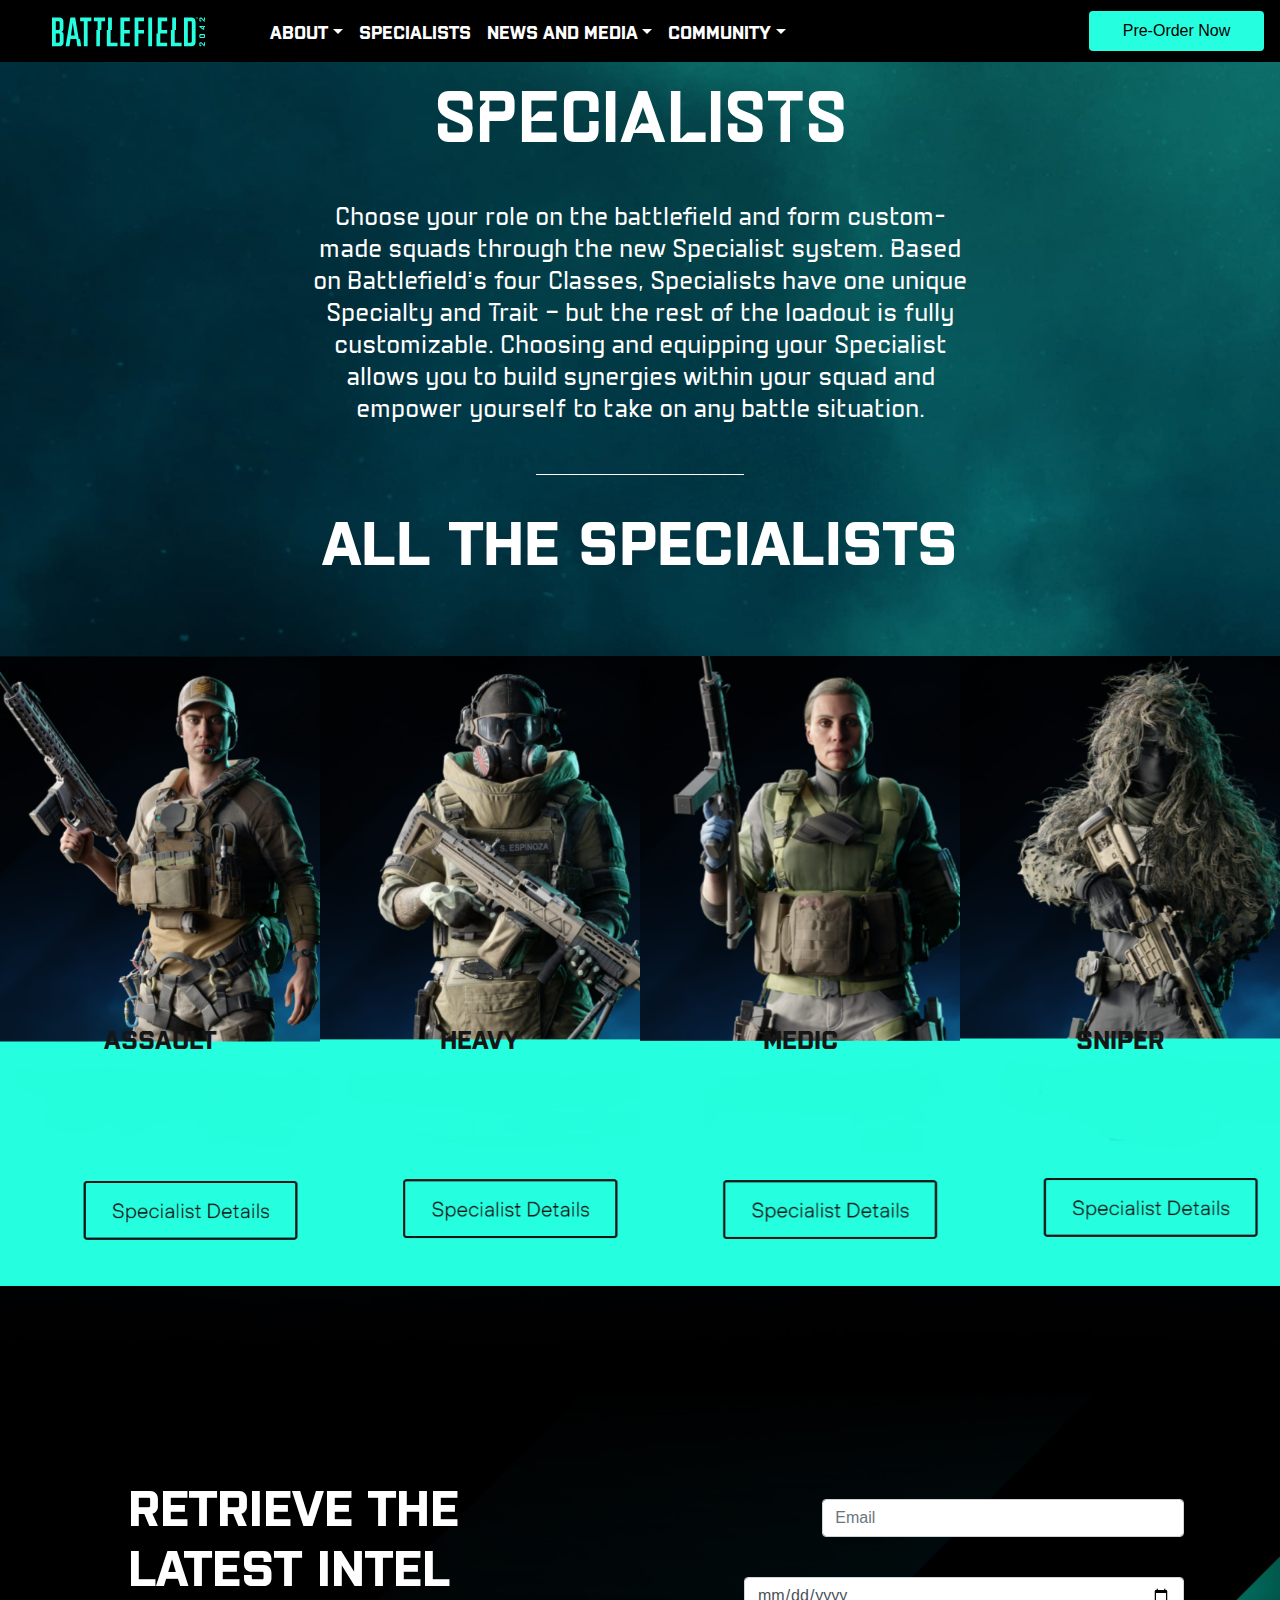
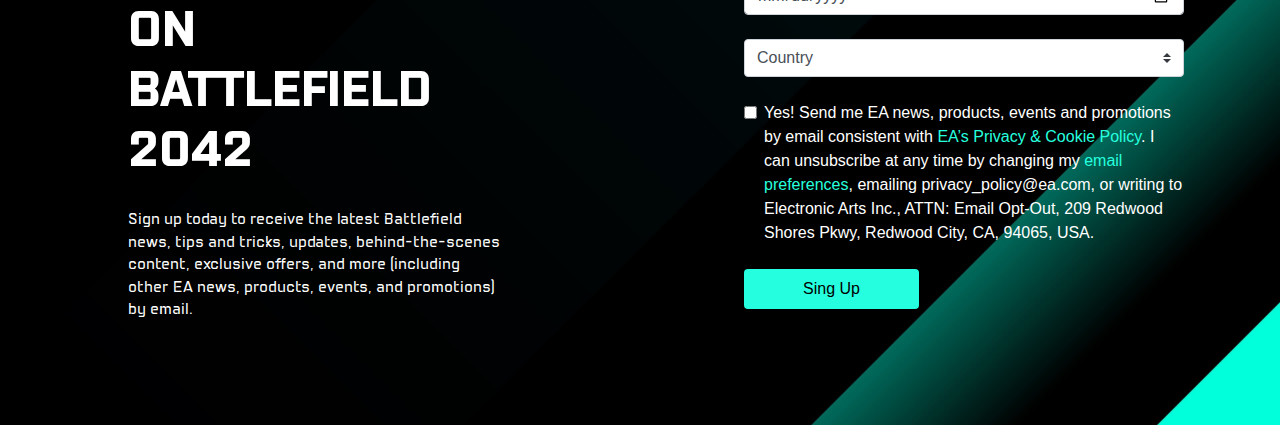
<file: HTML/clases.html>
<!DOCTYPE html> <!-- VERSION SEMI FINAL 11/11/2021 -->
<html lang="en">
<head>
    <meta charset="UTF-8">
    <meta http-equiv="X-UA-Compatible" content="IE=edge">
    <meta name="viewport" content="width=device-width, initial-scale=1.0">
    <link href="/IMG/favibattle.ico" rel="icon" type="image/x-icon" />
    <title>Battlefield 2042 – The next generation of First-Person Shooters – Electronic Arts</title>
    <meta name="title" content="Battlefield 2042 – The next generation of First-Person Shooters – Electronic Arts">
    <meta name="description"
    content="Battlefield 2042, the next generation of warfare is live now with a cutting-edge arsenal and a never-before-seen theatre of war.">
    <meta name="keywords" content="Videogames, Battlefield, EA Games, Battlefield 2042, Multiplayer Games, PC/Consoles, New Releases">
    <meta name="language" content="English">
    <meta name="distribution" content="global">
<!--     <link rel="stylesheet" href="https://cdnjs.cloudflare.com/ajax/libs/animate.css/4.1.1/animate.min.css"/> -->
    <link rel="stylesheet" href="https://maxcdn.bootstrapcdn.com/bootstrap/4.5.2/css/bootstrap.min.css">
    <script src="https://ajax.googleapis.com/ajax/libs/jquery/3.5.1/jquery.min.js"></script>
    <script src="https://cdnjs.cloudflare.com/ajax/libs/popper.js/1.16.0/umd/popper.min.js"></script>
    <script src="https://maxcdn.bootstrapcdn.com/bootstrap/4.5.2/js/bootstrap.min.js"></script>
    <link href="../CSS/estilobattle.css" rel="stylesheet">

</head>

<body>
    <header class="header">
        <nav class="navbar navbar-expand-md bg-dark navbar-dark">
            <a class="navbar-brand" href="../index.html">
                <img src="../IMG/LogoBattlefield2042.svg" alt="LogoDelNav" width="155" height="35"></a>
            <button class="navbar-toggler" type="button" data-toggle="collapse" data-target="#collapsibleNavbar">
                <span class="navbar-toggler-icon"></span>
            </button>
            <div class="collapse navbar-collapse" id="collapsibleNavbar">
                <ul class="navbar-nav">
                    <li class="nav-item dropdown">
                        <a class="nav-link dropdown-toggle" href="#" id="navbardrop" data-toggle="dropdown">about</a>
                        <div class="dropdown-menu">
                            <!-- <a class="dropdown-item" href="/HTML/clases.html" name="Specialist">Specialists</a> -->
                            <a class="dropdown-item" href="../index.html#gameExp" name="Gameplay">Games Experiences</a>
                            <a class="dropdown-item" href="../index.html#faq" name="FAQ">FAQ</a>
                            <!-- <a class="dropdown-item" href="#footer">Sign Up</a> -->
                        </div>
                    </li>
                    <li class="nav-item">
                        <a class="nav-link" href="/HTML/clases.html" name="Specialist">Specialists</a>
                    </li>
                    <li class="nav-item dropdown">
                        <a class="nav-link dropdown-toggle" href="#" id="navbardrop" data-toggle="dropdown">news and
                            media</a>
                        <div class="dropdown-menu">
                            <a class="dropdown-item"
                                href="https://www.ea.com/games/battlefield/battlefield-2042/news" name="News">latest news</a>
                            <a class="dropdown-item"
                                href="https://www.ea.com/games/battlefield/battlefield-2042/media" name="News">latest media</a>
                            <a class="dropdown-item" href="https://www.youtube.com/watch?v=-AXetJvTfU0"
                                target="_blank" name="News">Tricks and Hacks</a>
                        </div>
                    <li class="nav-item dropdown">
                        <a class="nav-link dropdown-toggle" href="#" id="navbardrop"
                            data-toggle="dropdown">Community</a>
                        <div class="dropdown-menu">
                            <a class="dropdown-item"
                                href="https://answers.ea.com/t5/Battlefield-2042/ct-p/battlefield-2042-en"
                                target="_blank" name="Community">forums</a>
                            <a class="dropdown-item" href="https://discord.com/invite/battlefield"
                                target="_blank" name="Community">discord</a>
                            <a class="dropdown-item"
                                href="https://www.ea.com/games/battlefield/battlefield-2042/battlefield-community-charter"
                                target="_blank" name="Community">chats</a>
                        </div>
                    </li>
                    </li>
                </ul>
            </div>
            <div>
                <a href="https://store.steampowered.com/agecheck/app/1517290/" target="_blank"><button type="button"
                        class="btn boton1" name="Buy">Pre-Order Now</button></a>
            </div>
        </nav>
    </header>
    <main>
        <section class="introClass">
            <h1>SPECIALISTS</h1>
            <p>Choose your role on the battlefield and form custom-made squads through the new Specialist system. Based
                on Battlefield's four Classes, Specialists have one unique Specialty and Trait – but the rest of the
                loadout is fully customizable. Choosing and equipping your Specialist allows you to build synergies
                within your squad and empower yourself to take on any battle situation.</p>
            <div class="linea"></div>
            <h2 class="tiposDeClase">ALL THE SPECIALISTS</h2>
            <div class="galeria">
                <a href="/HTML/asalto.html" style="text-decoration:none"><div class="clases" id="assault">Assault</div></a>
                <a href="/HTML/soporte.html" style="text-decoration:none"><div class="clases" id="heavy">Heavy</div></a>
                <a href="/HTML/medico.html" style="text-decoration:none"><div class="clases" id="medic">Medic</div></a>
                <a href="/HTML/francotirador.html" style="text-decoration:none"><div class="clases" id="sniper">Sniper</div></a>
            </div>
        </section>
    </main>
    <footer>
        <div class="footer" id="footer">
        <div class="divFooter1">
            <h2>RETRIEVE THE LATEST INTEL ON BATTLEFIELD 2042</h2>
            <br>
            <p>Sign up today to receive the latest Battlefield news, tips and tricks, updates, behind-the-scenes
                content,
                exclusive offers, and more (including other EA news, products, events, and promotions) by email.</p>
        </div>
        <div class="divFooter2"><br>
            <form>
                <div class="form-group row">
                    <label for="inputEmail3" class="col-sm-2 col-form-label"></label>
                    <div class="col-sm-10">
                        <input type="email" class="form-control" id="inputEmail3" placeholder="Email">
                    </div>
                </div>
                <br>
                <div id="date-picker-example" class="md-form md-outline input-with-post-icon datepicker">
                    <input placeholder="Select date" type="date" id="birthday" class="form-control">
                    <label for="example"></label>
                    <i class="fas fa-calendar input-prefix" tabindex="0"></i>
                </div>
                <select class="custom-select">
                    <option selected>Country</option>
                    <option value="Argentina">Argentina</option>
                    <option value="Canada">Canada</option>
                    <option value="United States">United States</option>
                    <option value="Brazil">Brazil</option>
                    <option value="Venezuela">Venezuela</option>
                </select><br><br>
                <div class="form-check">
                    <input class="form-check-input" type="checkbox" value="" id="defaultCheck1">
                    <label class="form-check-label" for="defaultCheck1">
                        Yes! Send me EA news, products, events and promotions by email consistent with <a class="links"
                            href="https://tos.ea.com/legalapp/WEBPRIVACY/US/en/PC/">EA’s Privacy &
                            Cookie Policy</a>. I can unsubscribe at any time by changing my <a class="links"
                            href="https://signin.ea.com/p/juno/login?execution=e1301884174s1&initref=https%3A%2F%2Faccounts.ea.com%3A443%2Fconnect%2Fauth%3Finitref_replay%3Dfalse%26display%3DjunoWeb%252Flogin%26response_type%3Dcode%26redirect_uri%3Dhttps%253A%252F%252Fwww.ea.com%252Flogin_check%26locale%3Den_US%26client_id%3DEADOTCOM-WEB-SERVER">
                            email preferences</a>, emailing privacy_policy@ea.com, or writing to Electronic Arts Inc.,
                        ATTN: Email Opt-Out, 209 Redwood Shores Pkwy, Redwood City, CA, 94065, USA.
                    </label>
                </div>
                <br>
                <div>
                    <a href=""><button type="button" class="btn boton2">Sing Up</button></a>
                </div>
                </form>
        </div>
        </div>
    </footer>
<!-- <script src="../JS/bootstrap.min.js"></script>
    <script src="../JS/bootstrap.bundle.js"></script>
    <script src="../JS/bootstrap.js"></script> -->
</body>

</html>
</file>
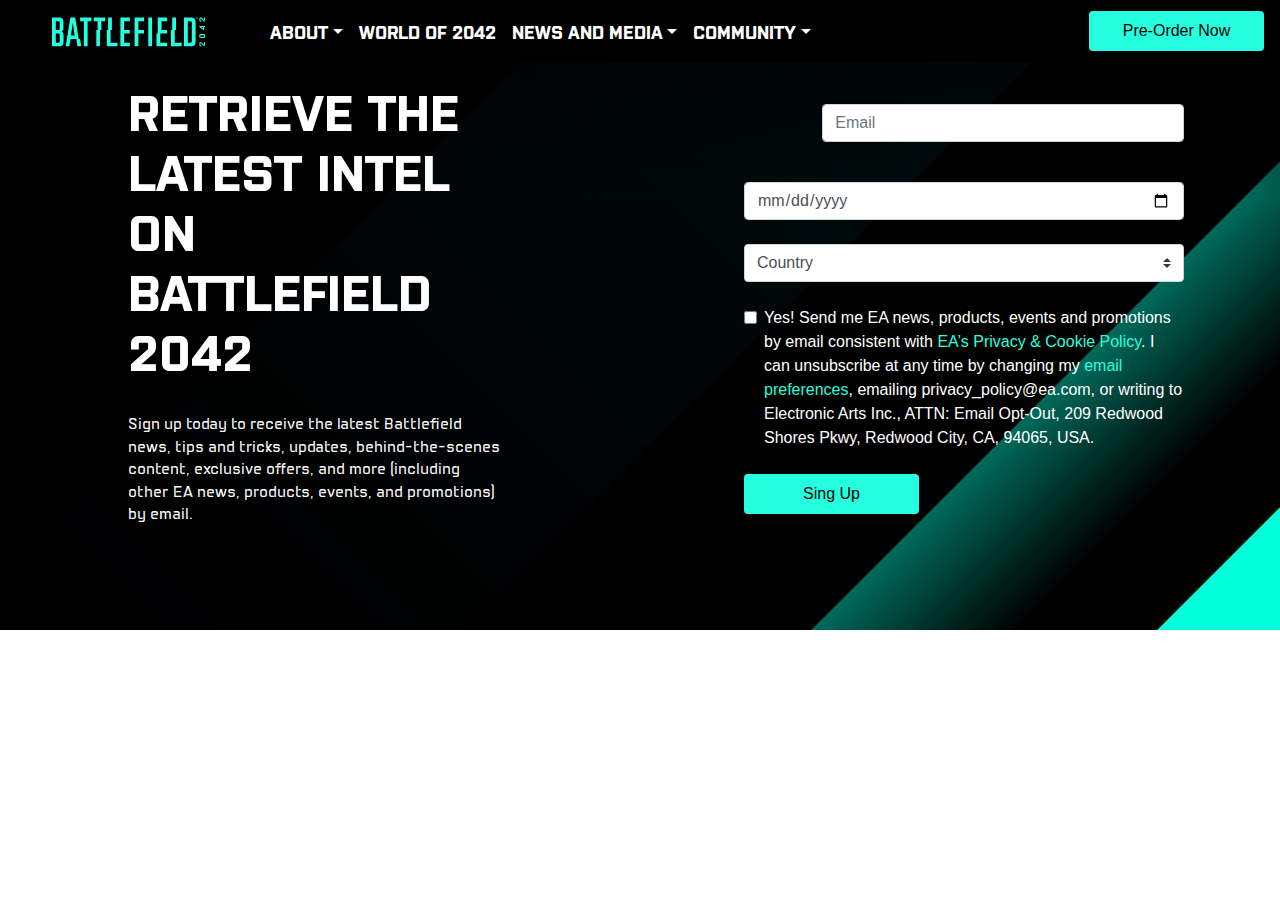
<file: HTML/world2042.html>
<!DOCTYPE html>
<html lang="en">

<head>
    <meta charset="UTF-8">
    <meta http-equiv="X-UA-Compatible" content="IE=edge">
    <meta name="viewport" content="width=device-width, initial-scale=1.0">
    <link href="/IMG/favibattle.ico" rel="icon" type="image/x-icon" />
    <title>Battlefield 2042 – The next generation of First-Person Shooters – Electronic Arts</title>
    <meta name="title" content="Battlefield 2042 – The next generation of First-Person Shooters – Electronic Arts">
    <meta name="description"
    content="Battlefield 2042, the next generation of warfare is live now with a cutting-edge arsenal and a never-before-seen theatre of war.">
    <meta name="keywords" content="Videogames, Battlefield, EA Games, Battlefield 2042, Multiplayer Games, PC/Consoles, New Releases">
    <meta name="language" content="English">
    <meta name="distribution" content="global">
    <link rel="stylesheet" href="https://maxcdn.bootstrapcdn.com/bootstrap/4.5.2/css/bootstrap.min.css">
    <script src="https://ajax.googleapis.com/ajax/libs/jquery/3.5.1/jquery.min.js"></script>
    <script src="https://cdnjs.cloudflare.com/ajax/libs/popper.js/1.16.0/umd/popper.min.js"></script>
    <script src="https://maxcdn.bootstrapcdn.com/bootstrap/4.5.2/js/bootstrap.min.js"></script>
    <link href="../CSS/estilobattle.css" rel="stylesheet">
</head>

<body>
    <header class="header">
        <nav class="navbar navbar-expand-md bg-dark navbar-dark">
            <a class="navbar-brand" href="../index.html">
                <img src="../IMG/LogoBattlefield2042.svg" alt="LogoDelNav" width="155" height="35"></a>
            <button class="navbar-toggler" type="button" data-toggle="collapse" data-target="#collapsibleNavbar">
                <span class="navbar-toggler-icon"></span>
            </button>
            <div class="collapse navbar-collapse" id="collapsibleNavbar">
                <ul class="navbar-nav">
                    <li class="nav-item dropdown">
                        <a class="nav-link dropdown-toggle" href="#" id="navbardrop" data-toggle="dropdown">about</a>
                        <div class="dropdown-menu">
                            <a class="dropdown-item" href="/HTML/clases.html" name="Specialist">Specialists</a>
                            <a class="dropdown-item" href="../index.html#gameExp" name="Gameplay">Games Experiences</a>
                            <a class="dropdown-item" href="../index.html#faq" name="FAQ">FAQ</a>
                            <!-- <a class="dropdown-item" href="#footer">Sign Up</a> -->
                        </div>
                    </li>
                    <li class="nav-item">
                        <a class="nav-link" href="/HTML/world2042.html">WORLD OF 2042</a>
                    </li>
                    <li class="nav-item dropdown">
                        <a class="nav-link dropdown-toggle" href="#" id="navbardrop" data-toggle="dropdown">news and
                            media</a>
                        <div class="dropdown-menu">
                            <a class="dropdown-item"
                                href="https://www.ea.com/games/battlefield/battlefield-2042/news" name="News">latest news</a>
                            <a class="dropdown-item"
                                href="https://www.ea.com/games/battlefield/battlefield-2042/media" name="News">latest media</a>
                            <a class="dropdown-item" href="https://www.youtube.com/watch?v=-AXetJvTfU0"
                                target="_blank" name="News">Tricks and Hacks</a>
                        </div>
                    <li class="nav-item dropdown">
                        <a class="nav-link dropdown-toggle" href="#" id="navbardrop"
                            data-toggle="dropdown">Community</a>
                        <div class="dropdown-menu">
                            <a class="dropdown-item"
                                href="https://answers.ea.com/t5/Battlefield-2042/ct-p/battlefield-2042-en"
                                target="_blank" name="Community">forums</a>
                            <a class="dropdown-item" href="https://discord.com/invite/battlefield"
                                target="_blank" name="Community">discord</a>
                            <a class="dropdown-item"
                                href="https://www.ea.com/games/battlefield/battlefield-2042/battlefield-community-charter"
                                target="_blank" name="Community">chats</a>
                        </div>
                    </li>
                    </li>
                </ul>
            </div>
            <div>
                <a href="https://store.steampowered.com/agecheck/app/1517290/" target="_blank"><button type="button"
                        class="btn boton1" name="Buy">Pre-Order Now</button></a>
            </div>
        </nav>
    </header>
    <footer>
        <div class="footer" id="footer">
        <div class="divFooter1">
            <h2>RETRIEVE THE LATEST INTEL ON BATTLEFIELD 2042</h2>
            <br>
            <p>Sign up today to receive the latest Battlefield news, tips and tricks, updates, behind-the-scenes
                content,
                exclusive offers, and more (including other EA news, products, events, and promotions) by email.</p>
        </div>
        <div class="divFooter2"><br>
            <form>
                <div class="form-group row">
                    <label for="inputEmail3" class="col-sm-2 col-form-label"></label>
                    <div class="col-sm-10">
                        <input type="email" class="form-control" id="inputEmail3" placeholder="Email">
                    </div>
                </div>
                <br>
                <div id="date-picker-example" class="md-form md-outline input-with-post-icon datepicker">
                    <input placeholder="Select date" type="date" id="birthday" class="form-control">
                    <label for="example"></label>
                    <i class="fas fa-calendar input-prefix" tabindex="0"></i>
                </div>
                <select class="custom-select">
                    <option selected>Country</option>
                    <option value="Argentina">Argentina</option>
                    <option value="Canada">Canada</option>
                    <option value="United States">United States</option>
                    <option value="Brazil">Brazil</option>
                    <option value="Venezuela">Venezuela</option>
                </select><br><br>
                <div class="form-check">
                    <input class="form-check-input" type="checkbox" value="" id="defaultCheck1">
                    <label class="form-check-label" for="defaultCheck1">
                        Yes! Send me EA news, products, events and promotions by email consistent with <a class="links"
                            href="https://tos.ea.com/legalapp/WEBPRIVACY/US/en/PC/">EA’s Privacy &
                            Cookie Policy</a>. I can unsubscribe at any time by changing my <a class="links"
                            href="https://signin.ea.com/p/juno/login?execution=e1301884174s1&initref=https%3A%2F%2Faccounts.ea.com%3A443%2Fconnect%2Fauth%3Finitref_replay%3Dfalse%26display%3DjunoWeb%252Flogin%26response_type%3Dcode%26redirect_uri%3Dhttps%253A%252F%252Fwww.ea.com%252Flogin_check%26locale%3Den_US%26client_id%3DEADOTCOM-WEB-SERVER">
                            email preferences</a>, emailing privacy_policy@ea.com, or writing to Electronic Arts Inc.,
                        ATTN: Email Opt-Out, 209 Redwood Shores Pkwy, Redwood City, CA, 94065, USA.
                    </label>
                </div>
                <br>
                <div>
                    <a href=""><button type="button" class="btn boton2">Sing Up</button></a>
                </div>
                </form>
        </div>
        </div>
    </footer>
    <!--     <script src="../JS/bootstrap.min.js" ></script>
    <script src="../JS/bootstrap.bundle.js"></script>
    <script src="../JS/bootstrap.js"></script> -->
</body>

</html>
</file>
<file: CSS/estilobattle.css>
* {
  padding: 0;
  margin: 0;
  box-sizing: border-box;
}

/* COLOCAR LOS INCLUDE Y EXTENDS EN LOS DIVS */
/* VALOR DE UNIDAD PX A REM, 16 */
/* TIPOGRAFIA */
@font-face {
  font-family: "bold1";
  src: url("../FONTS/BF_Modernista-Bold.ttf");
}
@font-face {
  font-family: "regular1";
  src: url("../FONTS/BF_Modernista-Regular.ttf");
}
@font-face {
  font-family: "light1";
  src: url("../FONTS/BF_Modernista-Light.ttf");
}
@font-face {
  font-family: "purista";
  src: url("../FONTS/Purista Bold.otf");
}
/* TIPOGRAFIA */
.header {
  position: fixed !important;
  width: 100%;
  z-index: 3;
}

.navbar {
  background-color: black !important;
}

.navbar-nav {
  padding-left: 40px;
}

nav a {
  display: flex;
  justify-content: start;
  font-size: 18px;
  text-align: start;
  line-height: 27px;
  letter-spacing: normal;
  text-decoration: none;
  text-transform: uppercase;
  color: white !important;
  width: max-content;
  font-family: "purista";
  padding-left: 35px;
}
nav a:hover {
  background-color: black !important;
  color: #26ffdf !important;
  transition: 0.5s;
}

.dropdown-menu {
  background-color: black;
}
.dropdown-menu a {
  font-family: "regular1";
  font-size: 16px;
}

.slider__imagenes {
  width: 100%;
  height: 100vh;
}

.textoIntro {
  margin-bottom: 5rem;
  z-index: 2;
}

.textoIntro__titulo {
  font-family: "bold1";
  color: #26ffdf;
  text-align: center;
  font-size: 115px;
  margin-bottom: 5rem;
  justify-items: center;
  text-transform: uppercase;
  text-shadow: 5px 5px 2px #093b34;
}

.textoIntro__imagen {
  max-width: 100%;
}

.textoIntro__parrafo {
  display: block;
  margin-block-start: 38px;
  margin-block-end: 38px;
  font-size: 30px;
  justify-content: center;
  line-height: 2rem;
  letter-spacing: normal;
  font-family: "light1";
  text-align: center;
}

.botonB {
  width: 160px;
  height: 55px;
  font-size: 19px;
  font-family: Arial, Helvetica, sans-serif;
  letter-spacing: normal;
  background-color: #26ffdf;
  text-decoration: none;
}

.botonT {
  width: 205px;
  height: 55px;
  font-size: 19px;
  font-family: Arial, Helvetica, sans-serif;
  letter-spacing: normal;
  text-decoration: none;
}

.modos__titulo {
  text-align: center;
  text-transform: uppercase;
  color: #fff;
  font-size: 3.75rem;
  font-family: "purista";
  line-height: 1.7rem;
  padding-bottom: 5rem;
}

.modos {
  display: flex;
  flex-direction: column;
  justify-content: center;
  align-content: space-evenly;
  height: 115vh;
  width: 100%;
  background-image: url(../IMG/fondomodos.jpg);
  background-repeat: no-repeat;
  background-size: cover;
  padding-bottom: 100px;
}

.modos__modosDeJuego {
  width: 100%, auto;
  display: flex;
  margin-right: 53px;
  justify-content: space-around;
  color: white;
}

.modos__modalidades {
  width: 25rem;
  height: 31.25rem;
}
.modos__modalidades img {
  height: 16rem;
  width: 28rem;
}

/* .ModoDerecha{
    width: 25rem;
    height: 31.25rem;

    img {
    height: 16rem;
    width: 28rem;
    }
} */
.modos__subtitulos {
  color: white;
  padding: 0.5rem;
  text-align: center;
  font-size: 1.8rem;
  text-transform: uppercase;
  font-family: "purista";
  padding-left: 3.75rem;
}

.modos__parrafo {
  color: white;
  display: block;
  padding-top: 0.9rem;
  padding-left: 3.4rem;
  text-align: center;
  font-size: 1.25rem;
  font-family: "light1";
}

.hazard {
  display: flex;
  flex-direction: column;
  justify-content: center;
  height: 270vh;
  max-height: 100%;
  width: 100%;
  background-image: url(../IMG/fondohazard1.jpg);
  background-repeat: no-repeat;
  background-size: cover;
  justify-content: center;
}

.hazard__logo {
  width: 100%;
  height: 300px;
  margin-top: 500px;
}

.hazard__parrafo {
  color: white;
  text-align: center;
  font-size: 1.5rem;
  line-height: 2rem;
  letter-spacing: normal;
  font-family: "light1";
  padding-top: 4.5rem;
  padding-left: 16rem;
  padding-right: 16rem;
}

.hazard__video {
  width: 100%;
  height: 100vh;
  padding-top: 4.7rem;
  padding-left: 13rem;
  padding-right: 13rem;
  padding-bottom: 6rem;
}

.hazard__subtitulo {
  text-align: center;
  text-transform: uppercase;
  color: #fff;
  font-size: 3.75rem;
  font-family: "purista";
  line-height: 1.7rem;
}

.w2042 {
  width: 100%;
  height: 28rem;
  background-image: url(../IMG/w2042\ fondo.jpg);
  background-repeat: no-repeat;
  background-size: cover;
}

.world2042 {
  align-items: center;
  display: flex;
  flex-direction: column;
  height: 100%;
  justify-content: center;
  text-align: center;
  color: white;
}
.world2042 h2 {
  font-family: "purista";
  font-size: 55px;
}
.world2042 p {
  font-family: "light1";
  font-size: 25px;
}

.botonW {
  width: 175px;
  height: 55px;
  font-size: 18px;
}

.faq {
  width: 100%;
  height: 26rem;
  background-image: url(../IMG/faq\ fondo.jpg);
  background-repeat: no-repeat;
  background-size: cover;
}

.faq2042 {
  align-items: center;
  display: flex;
  flex-direction: column;
  height: 100%;
  justify-content: center;
  text-align: center;
  color: white;
}
.faq2042 h2 {
  font-family: "purista";
  font-size: 55px;
}
.faq2042 p {
  font-family: "light1";
  font-size: 25px;
}

.botonF {
  width: 150px;
  height: 55px;
  font-size: 18px;
}

.boton1 {
  width: 175px;
  height: 40px;
  font-family: Arial, Helvetica, sans-serif;
  font-size: 16px;
  color: black;
  letter-spacing: normal;
  background-color: #26ffdf;
  text-decoration: none;
}

.boton2 {
  width: 175px;
  height: 40px;
  font-family: Arial, Helvetica, sans-serif;
  font-size: 16px;
  color: black;
  letter-spacing: normal;
  background-color: #26ffdf;
  text-decoration: none;
}

.footer {
  width: 100%;
  height: 70vh;
  background-image: url(../IMG/fondo\ footer.jpg);
  background-position: center;
  background-size: cover;
  background-repeat: no-repeat;
  color: white;
  display: grid;
  grid-template-columns: repeat(2, 1fr);
  column-gap: 1rem;
}

.divFooter1 {
  margin: 5rem 8rem;
}
.divFooter1 h2 {
  font-family: "purista";
  font-size: 50px;
  text-align: left;
}
.divFooter1 p {
  font-family: "light1";
  font-size: 15px;
  text-align: left;
}

.divFooter2 {
  margin: 5rem 6rem;
  text-align: left;
}

.links {
  text-decoration: none !important;
  color: #26ffdf;
}
.links:hover {
  color: #26ffdf;
}

/* INICIO SECCION CLASES / SPECIALIST */
.introClass {
  background-image: url(../IMG/fondoclases.jpg);
  height: 155vh;
  max-height: 100rem;
  max-width: 188rem;
  width: 100%;
  background-repeat: no-repeat;
  background-size: cover;
}
.introClass h1 {
  font-family: "bold1";
  color: #fff;
  text-align: center;
  font-size: 4.5rem;
  line-height: 4.8rem;
  letter-spacing: normal;
  padding-top: 4.7rem;
  padding-bottom: 2.5rem;
  text-transform: uppercase;
}
.introClass p {
  font-size: 1.5rem;
  padding-left: 19rem;
  padding-right: 19rem;
  line-height: 2rem;
  letter-spacing: normal;
  font-family: "light1";
  text-align: center;
  color: white;
}

.linea {
  border-top: 1px solid white;
  height: 2px;
  max-width: 13rem;
  margin: 3.1rem auto;
}

.tiposDeClase {
  text-align: center;
  text-transform: uppercase;
  color: #fff;
  font-size: 3.8rem;
  font-family: "purista";
  line-height: 1.7rem;
  letter-spacing: 0px;
}

.galeria {
  display: grid;
  height: auto;
  width: 100%;
  padding-top: 6rem;
  grid-template-columns: 20rem 20rem 20rem 20rem;
  grid-template-rows: 25rem;
  justify-content: space-around;
  grid-template-areas: "assault heavy medic sniper";
}

.clases {
  color: #161616;
  text-align: center;
  text-transform: uppercase;
  font-size: 1.6rem;
  font-family: "purista";
  line-height: 1.7rem;
  padding-top: 23rem;
  -webkit-transition: all 0.2s ease;
  -moz-transition: all 0.2s ease;
  -ms-transition: all 0.2s ease;
  transition: all 0.2s ease;
}

#assault {
  grid-area: "assault";
  background-image: url(../IMG/asalto.png);
  background-size: cover;
  height: 70vh;
  max-height: 53rem;
  max-width: 32rem;
}

#assault:hover {
  -webkit-transform: scale(1.1);
  -moz-transform: scale(1.1);
  -o-transform: scale(1.1);
  transform: scale(1.1);
}

#heavy {
  grid-area: "heavy";
  background-image: url(../IMG/heavy.PNG);
  background-size: cover;
  height: 70vh;
  max-height: 53rem;
  max-width: 32rem;
}

#heavy:hover {
  -webkit-transform: scale(1.1);
  -moz-transform: scale(1.1);
  -o-transform: scale(1.1);
  transform: scale(1.1);
}

#medic {
  grid-area: "medic";
  background-image: url(../IMG/medic.png);
  background-size: cover;
  height: 70vh;
  max-height: 52rem;
  max-width: 32rem;
}

#medic:hover {
  -webkit-transform: scale(1.1);
  -moz-transform: scale(1.1);
  -o-transform: scale(1.1);
  transform: scale(1.1);
}

#sniper {
  grid-area: "sniper";
  background-image: url(../IMG/sniper.png);
  background-size: cover;
  height: 70vh;
  max-height: 52rem;
  max-width: 32rem;
}

#sniper:hover {
  -webkit-transform: scale(1.1);
  -moz-transform: scale(1.1);
  -o-transform: scale(1.1);
  transform: scale(1.1);
}

/* INICIO SECCION ASALTO */
.claseAsalto {
  background-image: url(/IMG/fondo\ asalto.jpg);
  height: 140vh;
  max-height: 100rem;
  max-width: 188rem;
  width: 100%;
  background-repeat: no-repeat;
  background-size: cover;
}

.specsTitulo {
  padding-top: 50px;
  padding-left: 90px;
}

.specsTitulo h2 {
  font-family: "regular1";
  font-size: 95px;
  line-height: 84px;
  text-align: start;
  letter-spacing: normal;
  text-transform: uppercase;
  color: #26ffdf;
}

.specsVideo {
  display: flex;
  justify-content: start;
  flex-direction: column;
  padding-top: 50px;
  padding-left: 95px;
}

.specsHabilidades {
  display: grid;
  grid-template-columns: repeat(2, 400px);
  grid-template-rows: repeat(3, 75px);
  grid-column-gap: 10px;
  grid-row-gap: 10px;
}

.div1 {
  grid-area: 1/1/2/2;
  display: grid;
  justify-content: center;
}

.div2 {
  grid-area: 1/2/2/3;
  display: grid;
  justify-content: center;
}

.div3 {
  grid-area: 2/1/3/2;
  display: grid;
  color: white;
  justify-content: center;
  letter-spacing: -1px;
}

.div4 {
  grid-area: 2/2/3/3;
  display: grid;
  color: white;
  justify-content: center;
  letter-spacing: -1px;
}

.div5 {
  display: grid;
  color: white;
  justify-content: center;
  padding-left: 75px;
  font-size: 20px;
  line-height: normal;
  text-align: start;
  letter-spacing: normal;
  font-family: "light1";
}

.div6 {
  display: grid;
  color: white;
  justify-content: center;
  padding-left: 100px;
  font-size: 20px;
  line-height: normal;
  text-align: start;
  letter-spacing: normal;
  font-family: "light1";
}

/* INICIO SECCION SOPORTE */
.claseSoporte {
  background-image: url(/IMG/fondo\ soporte.jpg);
  height: 140vh;
  max-height: 100rem;
  max-width: 188rem;
  width: 100%;
  background-repeat: no-repeat;
  background-size: cover;
}

/* INICIO CLASE MEDICO */
.claseMedico {
  background-image: url(/IMG/fondo\ medico.jpg);
  height: 140vh;
  max-height: 100rem;
  max-width: 188rem;
  width: 100%;
  background-repeat: no-repeat;
  background-size: cover;
}

/* INICIO CLASE FRANCOTIRADOR */
.claseFrancotirador {
  background-image: url(/IMG/fondo\ sniper.jpg);
  height: 140vh;
  max-height: 100rem;
  max-width: 188rem;
  width: 100%;
  background-repeat: no-repeat;
  background-size: cover;
}

/* INICIO SESION WORLD 2042 */

/*# sourceMappingURL=estilobattle.css.map */
</file>
